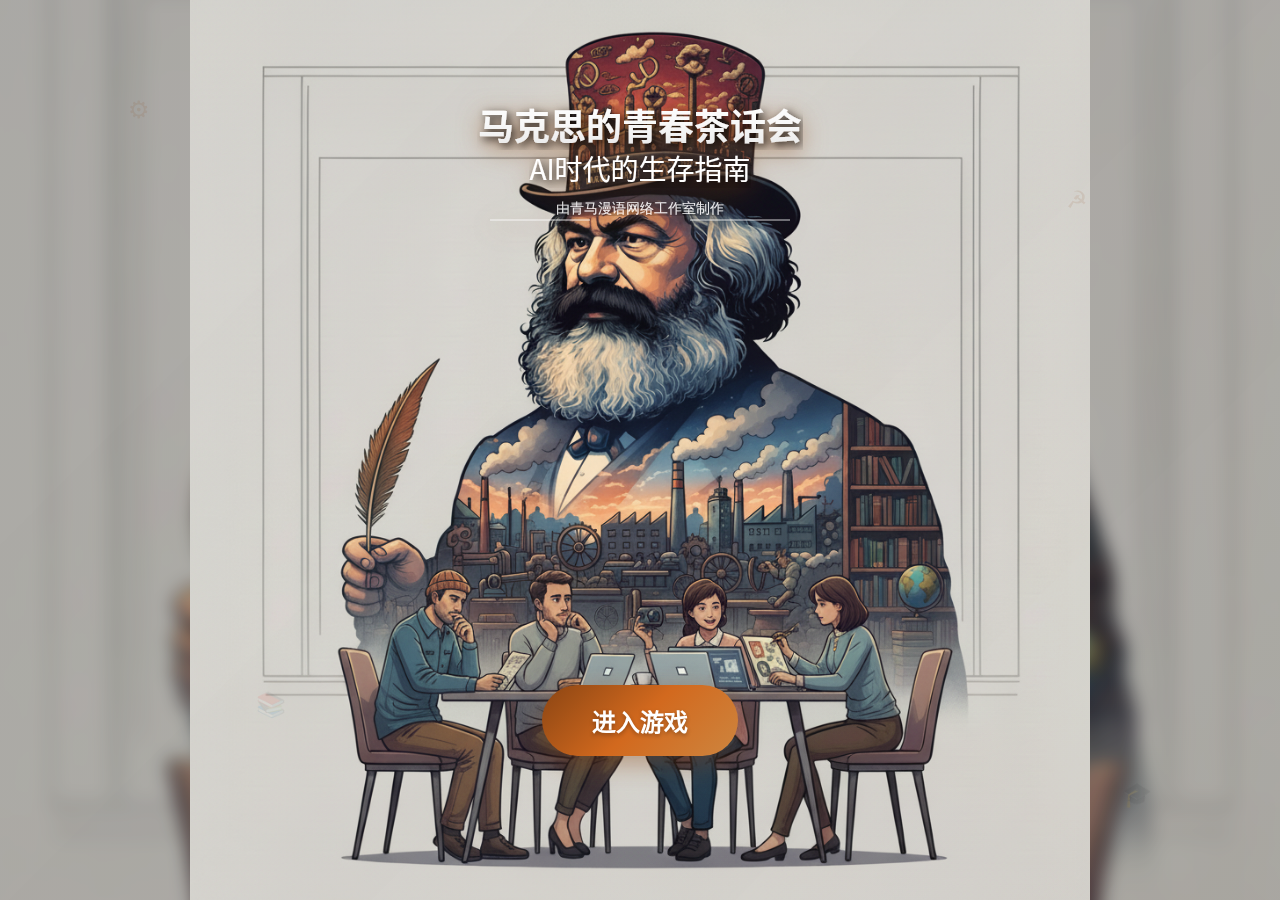
<file: index.html>
<!DOCTYPE html>
<html lang="zh-CN">
<head>
    <meta charset="UTF-8">
    <meta name="viewport" content="width=device-width, initial-scale=1.0">
    <title>马克思的青春茶话会：AI时代的生存指南</title>
    <style>
        * {
            margin: 0;
            padding: 0;
            box-sizing: border-box;
        }

        body {
            font-family: 'Microsoft YaHei', 'PingFang SC', 'Noto Sans CJK SC', sans-serif;
            min-height: 100vh;
            display: flex;
            flex-direction: column;
            justify-content: flex-start;
            align-items: center;
            position: relative;
            overflow-x: hidden;
            padding-top: 20px;
        }

        /* 背景容器 - 使用分层背景实现完整显示+虚化填充 */
        body::before {
            content: '';
            position: fixed;
            top: 0;
            left: 0;
            right: 0;
            bottom: 0;
            z-index: -2;
            
            /* 基础虚化背景层 - 覆盖整个视口 */
            background-image: url('首页.png');
            background-size: cover;
            background-position: center;
            background-repeat: no-repeat;
            filter: blur(8px) brightness(0.8);
            transform: scale(1.1); /* 稍微放大避免虚化边缘 */
        }

        /* 中央清晰背景层 - 完整显示原图 */
        body::after {
            content: '';
            position: fixed;
            top: 50%;
            left: 50%;
            transform: translate(-50%, -50%);
            z-index: -1;
            
            /* 完整显示背景图片，保持宽高比 */
            background-image: url('首页.png');
            background-size: contain;
            background-position: center;
            background-repeat: no-repeat;
            
            /* 动态尺寸 - 确保图片完全显示 */
            width: 100vw;
            height: 100vh;
            max-width: 100%;
            max-height: 100%;
        }

        /* 额外的渐变遮罩层提升视觉效果 */
        .background-overlay {
            position: fixed;
            top: 0;
            left: 0;
            right: 0;
            bottom: 0;
            background: linear-gradient(
                135deg, 
                rgba(244, 232, 216, 0.02) 0%, 
                rgba(232, 212, 192, 0.03) 50%, 
                rgba(139, 69, 19, 0.02) 100%
            );
            z-index: 0;
            pointer-events: none;
        }

        .container {
            position: relative;
            z-index: 10;
            text-align: center;
            max-width: 900px;
            margin: 0 auto;
            padding: 40px 20px;
            /* 删除毛玻璃效果，让背景完全透明 */
        }

        .title-section {
            margin-bottom: 420px;
            animation: fadeInUp 1s ease-out;
        }

        .title-svg {
            width: 100%;
            max-width: 900px;
            height: auto;
            filter: drop-shadow(0 6px 12px rgba(139, 69, 19, 0.6));
        }

        .game-button-container {
            animation: fadeInUp 1s ease-out 0.5s both;
        }

        .enter-game-btn {
            display: inline-block;
            padding: 18px 50px;
            font-size: 24px;
            font-weight: bold;
            color: #ffffff;
            background: linear-gradient(135deg, #8b4513 0%, #d2691e 50%, #cd853f 100%);
            border: none;
            border-radius: 50px;
            cursor: pointer;
            text-decoration: none;
            transition: all 0.3s ease;
            position: relative;
            overflow: hidden;
            box-shadow: 0 8px 25px rgba(139, 69, 19, 0.4);
            text-shadow: 0 2px 4px rgba(0, 0, 0, 0.3);
        }

        .enter-game-btn::before {
            content: '';
            position: absolute;
            top: 0;
            left: -100%;
            width: 100%;
            height: 100%;
            background: linear-gradient(90deg, transparent, rgba(255, 255, 255, 0.2), transparent);
            transition: left 0.5s ease;
        }

        .enter-game-btn:hover {
            transform: translateY(-3px);
            box-shadow: 0 12px 35px rgba(139, 69, 19, 0.5);
            background: linear-gradient(135deg, #a0522d 0%, #f4a460 50%, #daa520 100%);
        }

        .enter-game-btn:hover::before {
            left: 100%;
        }

        .enter-game-btn:active {
            transform: translateY(-1px);
            box-shadow: 0 6px 20px rgba(139, 69, 19, 0.4);
        }

        .decorative-elements {
            position: absolute;
            top: 0;
            left: 0;
            right: 0;
            bottom: 0;
            pointer-events: none;
            z-index: 5;
        }

        .floating-symbol {
            position: absolute;
            opacity: 0.1;
            animation: float 6s ease-in-out infinite;
            font-size: 24px;
            color: #8b4513;
        }

        .floating-symbol:nth-child(1) {
            top: 10%;
            left: 10%;
            animation-delay: 0s;
        }

        .floating-symbol:nth-child(2) {
            top: 20%;
            right: 15%;
            animation-delay: 2s;
        }

        .floating-symbol:nth-child(3) {
            bottom: 20%;
            left: 20%;
            animation-delay: 4s;
        }

        .floating-symbol:nth-child(4) {
            bottom: 10%;
            right: 10%;
            animation-delay: 1s;
        }

        @keyframes fadeInUp {
            from {
                opacity: 0;
                transform: translateY(30px);
            }
            to {
                opacity: 1;
                transform: translateY(0);
            }
        }

        @keyframes float {
            0%, 100% {
                transform: translateY(0px);
            }
            50% {
                transform: translateY(-20px);
            }
        }

        @media (max-width: 768px) {
            body {
                padding-top: 15px;
            }
            
            .container {
                margin: 20px;
                padding: 30px 15px;
            }
            
            .title-section {
                margin-bottom: 120px;
            }
            
            .title-svg {
                max-width: 95%;
            }
            
            .enter-game-btn {
                font-size: 20px;
                padding: 15px 40px;
            }
        }

        @media (max-width: 480px) {
            body {
                padding-top: 10px;
            }
            
            .title-section {
                margin-bottom: 100px;
            }
            
            .title-svg {
                max-width: 100%;
            }
            
            .enter-game-btn {
                font-size: 18px;
                padding: 12px 30px;
            }
        }
    </style>
</head>
<body>
    <div class="background-overlay"></div>
    
    <div class="decorative-elements">
        <div class="floating-symbol">⚙</div>
        <div class="floating-symbol">☭</div>
        <div class="floating-symbol">📚</div>
        <div class="floating-symbol">🎓</div>
    </div>

    <div class="container">
        <div class="title-section">
            <img src="首页标题.svg" alt="马克思的青春茶话会：AI时代的生存指南" class="title-svg">
        </div>
        
        <div class="game-button-container">
            <button class="enter-game-btn" onclick="enterGame()">
                进入游戏
            </button>
        </div>
    </div>

    <script>
        function enterGame() {
            console.log('进入游戏被点击');
            // 跳转到游戏主页面
            window.location.href = 'home.html';
        }

        document.addEventListener('DOMContentLoaded', function() {
            const button = document.querySelector('.enter-game-btn');
            
            button.addEventListener('click', function(e) {
                e.preventDefault();
                
                const ripple = document.createElement('span');
                const rect = button.getBoundingClientRect();
                const size = Math.max(rect.width, rect.height);
                const x = e.clientX - rect.left - size / 2;
                const y = e.clientY - rect.top - size / 2;
                
                ripple.style.width = ripple.style.height = size + 'px';
                ripple.style.left = x + 'px';
                ripple.style.top = y + 'px';
                ripple.classList.add('ripple');
                
                button.appendChild(ripple);
                
                setTimeout(() => {
                    ripple.remove();
                }, 600);
                
                setTimeout(() => {
                    enterGame();
                }, 100);
            });
        });
    </script>
</body>
</html>
</file>
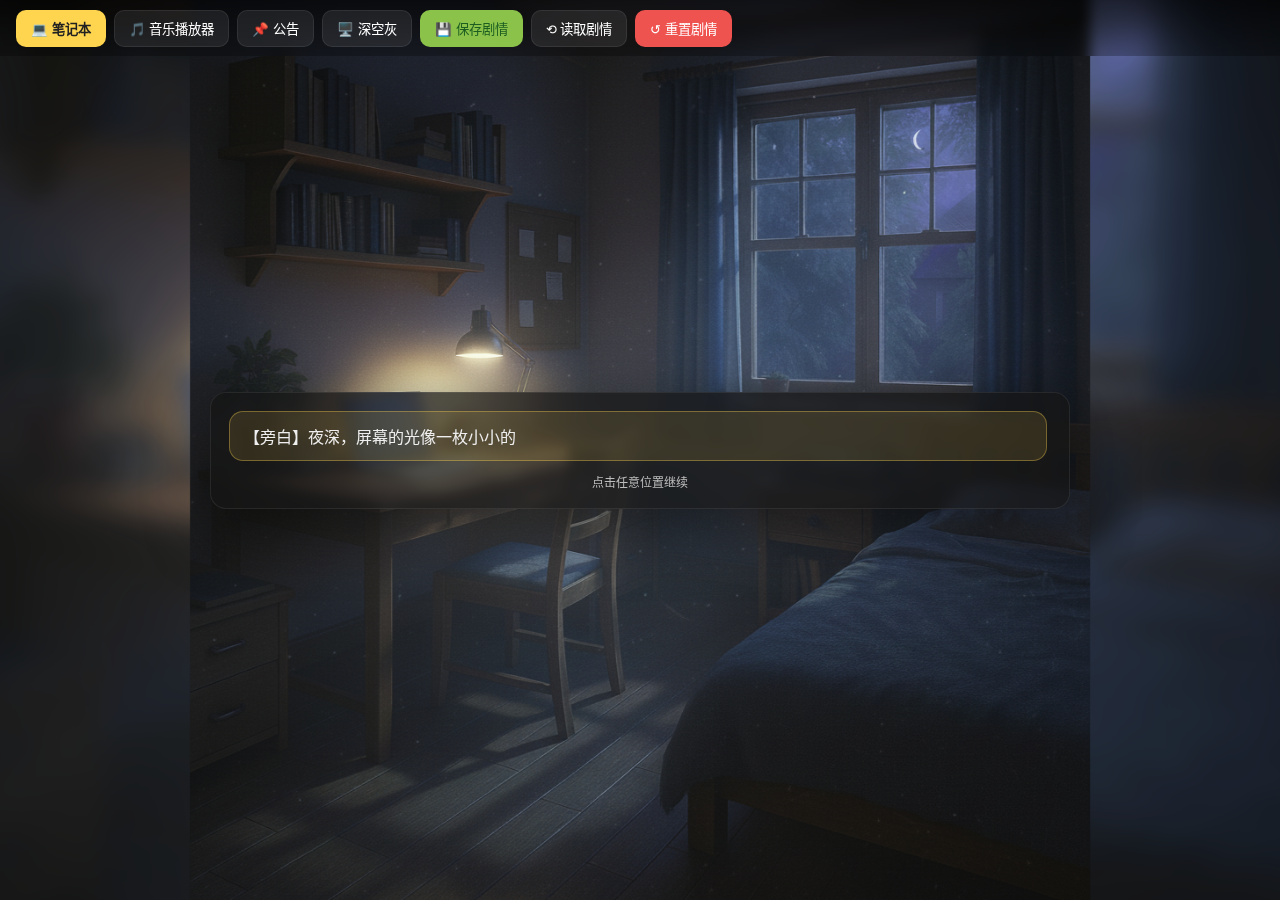
<file: 青马网页2/index.html>
<!DOCTYPE html>
<html lang="zh-CN">
<head>
  <meta charset="UTF-8" />
  <meta name="viewport" content="width=device-width, initial-scale=1.0" />
  <title>夜班聊天室 · 互动叙事</title>
  <link rel="stylesheet" href="styles.css" />
</head>
<body>
  <!-- Background -->
  <div id="background"></div>

  <!-- Prologue Overlay Chat -->
  <div id="prologue" class="prologue hidden" aria-hidden="true">
    <div class="prologue-container">
      <div id="prologueLog" class="prologue-log"></div>
      <div class="prologue-hint">点击任意位置继续</div>
    </div>
  </div>

  <!-- Top bar controls -->
  <header class="topbar">
    <div class="left">
      <button id="btnNotebook" class="btn primary">💻 笔记本</button>
      <button id="btnMusic" class="btn">🎵 音乐播放器</button>
      <button id="btnNotice" class="btn">📌 公告</button>
      <button id="btnTheme" class="btn">🖥️ 深空灰</button>
      <button id="btnSave" class="btn success">💾 保存剧情</button>
      <button id="btnLoad" class="btn">⟲ 读取剧情</button>
      <button id="btnReset" class="btn danger">↺ 重置剧情</button>
    </div>
  </header>

  <!-- Notebook (Chat UI) -->
  <section id="notebook" class="panel hidden" aria-hidden="true">
    <div class="panel-header">
      <div class="title">夜班聊天室 · 笔记本</div>
      <button class="icon close" id="closeNotebook" aria-label="关闭">✖</button>
    </div>
    <div class="notebook-body">
      <!-- Threads (Group / DMs) -->
      <aside class="threads">
        <div class="thread-title">会话</div>
        <ul id="threadList" class="thread-list">
          <!-- Populated by JS -->
        </ul>
      </aside>
      <!-- Chat window -->
      <div class="chat">
        <div class="chat-header">
          <div class="chat-peer">
            <img id="peerAvatar" src="图片/群头像.png" alt="avatar" />
            <div>
              <div id="peerName" class="peer-name">群聊 · 夜班聊天室</div>
              <div id="peerMeta" class="peer-meta">4 人在线</div>
            </div>
          </div>
          <div class="chat-tools">
            <button id="btnPhone" class="btn tiny easter-egg" title="电话">📞</button>
            <button id="btnVideo" class="btn tiny easter-egg" title="视频通话">📹</button>
            <button id="btnOpenAnalysis" class="btn tiny hidden">打开剩余价值可视化</button>
            <button id="btnOpenHistory" class="btn tiny hidden">历史资料</button>
          </div>
        </div>
        <div id="chatLog" class="chat-log">
          <!-- Messages populated by JS -->
        </div>
        <div id="choiceBar" class="choice-bar hidden">
          <!-- Choice buttons populated by JS -->
        </div>
      </div>
    </div>
  </section>

  <!-- Music Player (NetEase-like) -->
  <section id="musicPlayer" class="panel right hidden" aria-hidden="true">
    <div class="panel-header">
      <div class="title">音乐播放器</div>
      <button class="icon close" id="closeMusic" aria-label="关闭">✖</button>
    </div>
    <div class="music-body">
      <div class="disc-wrap">
        <div class="disc" id="disc">
          <img src="图片/耄耋.png" alt="disc" />
        </div>
      </div>
      <div class="controls">
        <div class="timing">
          <span id="currentTime">0:00</span>
          <div class="progress">
            <div id="progressBar" class="progress-bar"></div>
          </div>
          <span id="duration">0:00</span>
        </div>
        <div class="buttons">
          <button id="btnPrevTrack" class="btn round">⏮</button>
          <button id="btnPlayPause" class="btn round accent">▶</button>
          <button id="btnNextTrack" class="btn round">⏭</button>
        </div>
      </div>
      <div class="playlist">
        <div class="list-title">播放列表</div>
        <ul id="trackList" class="track-list"></ul>
      </div>
      <audio id="audio" preload="metadata"></audio>
    </div>
  </section>

  <!-- Notice Board -->
  <section id="noticeBoard" class="panel left hidden" aria-hidden="true">
    <div class="panel-header">
      <div class="title">公告板</div>
      <button class="icon close" id="closeNotice" aria-label="关闭">✖</button>
    </div>
    <div class="notice-body">
      <div class="notice-card">
        <div class="notice-title">使用说明</div>
        <ul>
          <li>点击上方“笔记本”打开聊天工具（群聊/私聊）。</li>
          <li>“DasKapital（马克思）”会在特定剧情后解锁。</li>
          <li>张宇篇中可打开“剩余价值可视化”。</li>
        </ul>
      </div>
      <div class="notice-card">
        <div class="notice-title">当前目标</div>
        <ul id="objectiveList">
          <!-- Populated by JS -->
        </ul>
      </div>
      <div class="notice-card">
        <div class="notice-title">操作提示</div>
        <ul>
          <li>点击聊天窗口逐条推进对话（一次点击仅出现一条）。</li>
          <li>在有选项时，点击选项推进分支。</li>
          <li>音乐播放器可随时播放/切歌。</li>
        </ul>
      </div>
      <div class="notice-card">
        <div class="notice-title">剧情播放速度</div>
        <div class="speed-controls">
          <button id="speedSlow" class="btn">慢</button>
          <button id="speedMedium" class="btn">中</button>
          <button id="speedFast" class="btn">快</button>
          <div class="speed-value">当前：<span id="speedValue">1000</span>ms</div>
        </div>
        <div class="range-wrap">
          <input id="speedSlider" type="range" min="300" max="2000" step="50" value="1000" />
        </div>
        <div class="speed-desc">提示：点击聊天窗口可“快进”当前段落；选项按钮不会触发快进。</div>
      </div>
    </div>
  </section>

  <!-- Transition overlay -->
  <div id="transition" class="transition hidden" aria-hidden="true">
    <div class="transition-text" id="transitionText">…</div>
  </div>

  <!-- Modal for analysis page -->
  <div id="modal" class="modal hidden" aria-hidden="true">
    <div class="modal-content">
      <div class="modal-bar">
        <div class="title">剩余价值可视化</div>
        <button id="closeModal" class="icon close">✖</button>
      </div>
      <iframe id="analysisFrame" src="" title="剩余价值可视化"></iframe>
    </div>
  </div>

  <!-- Modal for pre-chat history -->
  <div id="historyModal" class="modal hidden" aria-hidden="true">
    <div class="modal-content">
      <div class="modal-bar">
        <div class="title">历史资料</div>
        <button id="closeHistoryModal" class="icon close">✖</button>
      </div>
      <div id="historyLog" class="history-log prologue-log"></div>
      <div class="prologue-hint">点击任意位置继续</div>
    </div>
  </div>

  <!-- Modal for profile dossier unlock -->
  <div id="profileModal" class="modal hidden" aria-hidden="true">
    <div class="modal-content card">
      <div class="modal-bar">
        <div class="title">角色档案解锁</div>
        <button id="closeProfileModal" class="icon close" aria-label="关闭">✖</button>
      </div>
      <div class="profile-card">
        <img id="profileAvatar" class="profile-avatar" src="图片/群头像.png" alt="avatar" />
        <div class="profile-info">
          <div id="profileName" class="profile-name">—</div>
          <div id="profileMeta" class="profile-meta">—</div>
          <ul id="profileBullets" class="profile-bullets"></ul>
        </div>
      </div>
    </div>
  </div>

  <!-- Easter Egg Modals -->
  <div id="easterEggModal" class="easter-egg-modal hidden">
    <div class="easter-egg-content">
      <div class="easter-egg-header">
        <span id="easterEggTitle"></span>
        <button id="closeEasterEgg" class="close-btn">✖</button>
      </div>
      <div id="easterEggBody" class="easter-egg-body"></div>
    </div>
  </div>

  <script src="main.js"></script>
</body>
</html>
</file>
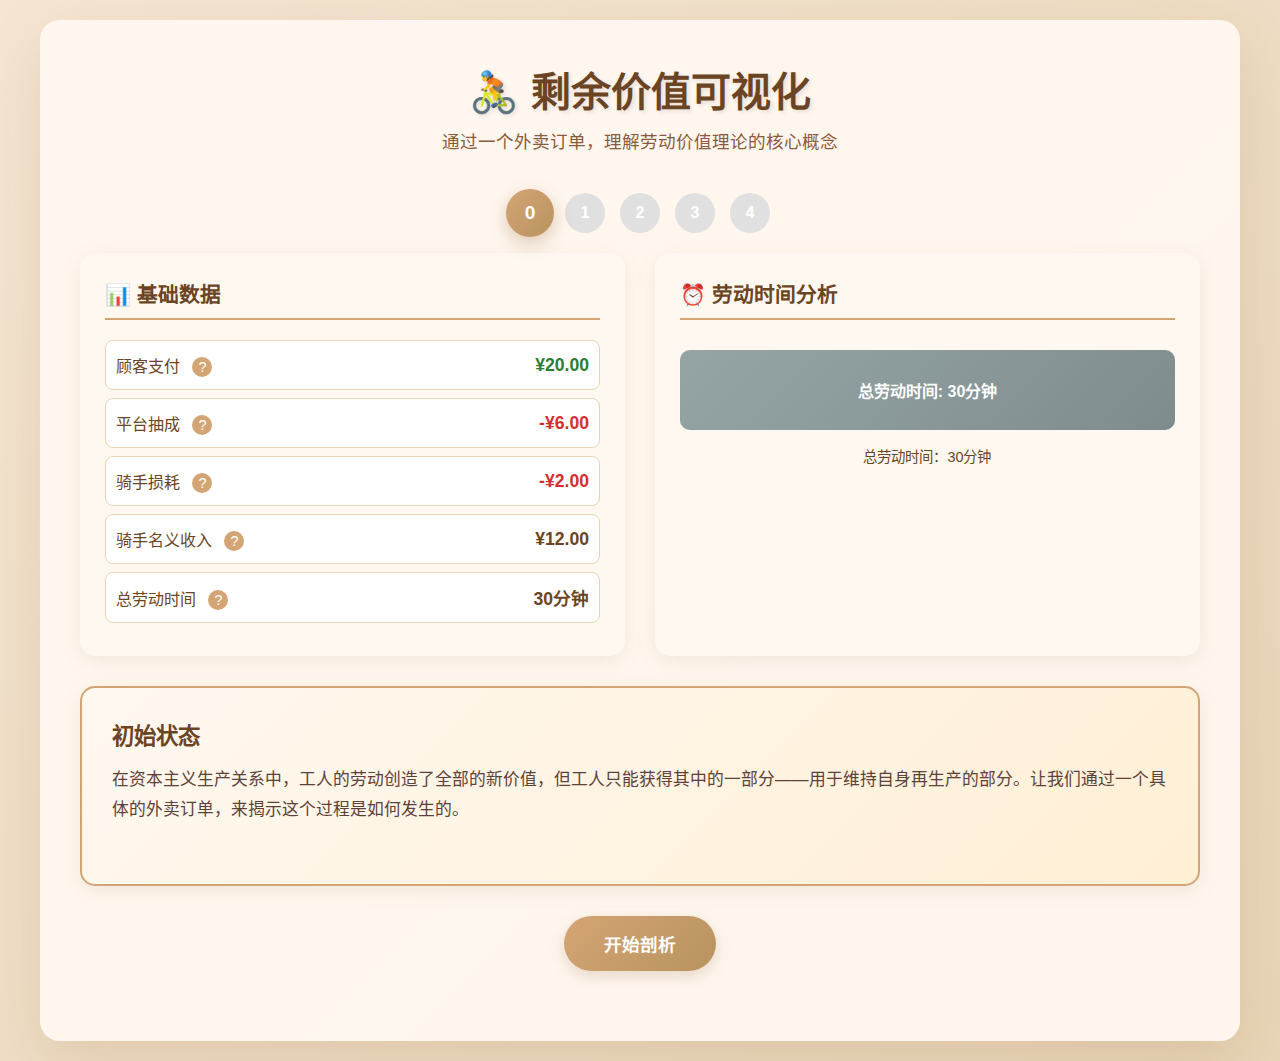
<file: 剩余价值可视化表格.html>
<!DOCTYPE html>
<html lang="zh-CN">
<head>
    <meta charset="UTF-8">
    <meta name="viewport" content="width=device-width, initial-scale=1.0">
    <title>剩余价值可视化</title>
    <style>
        * {
            margin: 0;
            padding: 0;
            box-sizing: border-box;
        }

        body {
            font-family: -apple-system, BlinkMacSystemFont, 'Segoe UI', 'PingFang SC', 'Hiragino Sans GB', 'Microsoft YaHei', sans-serif;
            background: linear-gradient(135deg, #f5e6d3 0%, #e8d5b7 100%);
            min-height: 100vh;
            padding: 20px;
        }

        .container {
            max-width: 1200px;
            margin: 0 auto;
            background: rgba(255, 248, 240, 0.95);
            border-radius: 20px;
            padding: 40px;
            box-shadow: 0 20px 60px rgba(139, 90, 43, 0.15);
            position: relative;
        }

        h1 {
            text-align: center;
            color: #6b4423;
            margin-bottom: 10px;
            font-size: 2.5em;
            text-shadow: 2px 2px 4px rgba(0,0,0,0.1);
        }

        .subtitle {
            text-align: center;
            color: #8b5a3c;
            margin-bottom: 40px;
            font-size: 1.1em;
        }

        .main-grid {
            display: grid;
            grid-template-columns: 1fr 1fr;
            gap: 30px;
            margin-bottom: 30px;
        }

        .data-table {
            background: #fff8f0;
            border-radius: 15px;
            padding: 25px;
            box-shadow: 0 5px 20px rgba(139, 90, 43, 0.1);
        }

        .table-title {
            font-size: 1.3em;
            color: #6b4423;
            margin-bottom: 20px;
            font-weight: bold;
            border-bottom: 2px solid #d4a574;
            padding-bottom: 10px;
        }

        .data-row {
            display: flex;
            justify-content: space-between;
            align-items: center;
            padding: 12px 10px;
            margin: 8px 0;
            background: white;
            border-radius: 8px;
            transition: all 0.3s ease;
            border: 1px solid #e8d5b7;
        }

        .data-row:hover {
            transform: translateX(5px);
            box-shadow: 0 3px 10px rgba(139, 90, 43, 0.15);
        }

        .data-label {
            color: #6b4423;
            font-weight: 500;
        }

        .data-value {
            font-weight: bold;
            font-size: 1.1em;
        }

        .positive { color: #2e7d32; }
        .negative { color: #d32f2f; }
        .neutral { color: #6b4423; }

        .help-icon {
            display: inline-block;
            width: 20px;
            height: 20px;
            background: #d4a574;
            color: white;
            border-radius: 50%;
            text-align: center;
            line-height: 20px;
            margin-left: 8px;
            cursor: pointer;
            font-size: 0.9em;
            transition: all 0.3s ease;
        }

        .help-icon:hover {
            background: #b8935f;
            transform: scale(1.2);
        }

        .time-visualization {
            background: #fff8f0;
            border-radius: 15px;
            padding: 25px;
            box-shadow: 0 5px 20px rgba(139, 90, 43, 0.1);
        }

        .time-bar-container {
            margin: 30px 0;
            position: relative;
        }

        .time-bar {
            height: 80px;
            background: #e0e0e0;
            border-radius: 10px;
            overflow: hidden;
            display: flex;
            position: relative;
            box-shadow: inset 0 2px 10px rgba(0,0,0,0.1);
        }

        .time-segment {
            height: 100%;
            display: flex;
            align-items: center;
            justify-content: center;
            color: white;
            font-weight: bold;
            transition: all 0.8s ease;
            position: relative;
            overflow: hidden;
        }

        .time-segment.necessary {
            background: linear-gradient(135deg, #4a90e2, #357abd);
            flex: 0;
        }

        .time-segment.surplus {
            background: linear-gradient(135deg, #e74c3c, #c0392b);
            flex: 0;
        }

        .time-segment.total {
            background: linear-gradient(135deg, #95a5a6, #7f8c8d);
            flex: 1;
        }

        .time-label {
            text-align: center;
            margin-top: 15px;
            font-size: 0.9em;
            color: #6b4423;
        }

        .explanation-box {
            background: linear-gradient(135deg, #fff8f0, #ffefd5);
            border-radius: 15px;
            padding: 30px;
            margin-top: 30px;
            min-height: 200px;
            box-shadow: 0 5px 20px rgba(139, 90, 43, 0.1);
            border: 2px solid #d4a574;
        }

        .explanation-title {
            font-size: 1.4em;
            color: #6b4423;
            margin-bottom: 15px;
            font-weight: bold;
        }

        .explanation-text {
            color: #5d4037;
            line-height: 1.8;
            font-size: 1.05em;
        }

        .highlight {
            background: linear-gradient(to bottom, transparent 50%, #ffd54f 50%);
            padding: 2px 4px;
            font-weight: bold;
        }

        .control-panel {
            text-align: center;
            margin: 30px 0;
        }

        .btn {
            background: linear-gradient(135deg, #d4a574, #b8935f);
            color: white;
            border: none;
            padding: 15px 40px;
            font-size: 1.1em;
            border-radius: 30px;
            cursor: pointer;
            transition: all 0.3s ease;
            box-shadow: 0 5px 15px rgba(139, 90, 43, 0.2);
            font-weight: bold;
            margin: 0 10px;
        }

        .btn:hover {
            transform: translateY(-3px);
            box-shadow: 0 8px 25px rgba(139, 90, 43, 0.3);
        }

        .btn:disabled {
            background: #cccccc;
            cursor: not-allowed;
            transform: none;
        }

        .step-indicator {
            display: flex;
            justify-content: center;
            margin: 20px 0;
            gap: 15px;
        }

        .step {
            width: 40px;
            height: 40px;
            border-radius: 50%;
            background: #e0e0e0;
            display: flex;
            align-items: center;
            justify-content: center;
            font-weight: bold;
            color: white;
            transition: all 0.3s ease;
        }

        .step.active {
            background: linear-gradient(135deg, #d4a574, #b8935f);
            transform: scale(1.2);
            box-shadow: 0 5px 15px rgba(139, 90, 43, 0.3);
        }

        .step.completed {
            background: #8bc34a;
        }

        .tooltip {
            position: fixed;
            background: #6b4423;
            color: white;
            padding: 15px;
            border-radius: 10px;
            max-width: 300px;
            z-index: 1000;
            display: none;
            box-shadow: 0 10px 30px rgba(0,0,0,0.3);
            font-size: 0.95em;
            line-height: 1.5;
        }

        .value-flow {
            position: absolute;
            font-size: 2em;
            color: #e74c3c;
            font-weight: bold;
            animation: valueFlow 2s ease-out forwards;
            z-index: 100;
        }

        @keyframes valueFlow {
            0% {
                transform: translate(0, 0) scale(0);
                opacity: 0;
            }
            50% {
                transform: translate(150px, -50px) scale(1.5);
                opacity: 1;
            }
            100% {
                transform: translate(300px, -100px) scale(1);
                opacity: 0;
            }
        }

        .calculation-box {
            background: #fff;
            border: 2px dashed #d4a574;
            border-radius: 10px;
            padding: 20px;
            margin-top: 20px;
            display: none;
        }

        .calculation-box.show {
            display: block;
            animation: slideIn 0.5s ease-out;
        }

        @keyframes slideIn {
            from {
                opacity: 0;
                transform: translateY(-20px);
            }
            to {
                opacity: 1;
                transform: translateY(0);
            }
        }

        .formula {
            font-family: 'Courier New', monospace;
            background: #f5f5f5;
            padding: 10px;
            border-radius: 5px;
            margin: 10px 0;
            color: #6b4423;
        }

        @media (max-width: 768px) {
            .main-grid {
                grid-template-columns: 1fr;
            }
            
            h1 {
                font-size: 1.8em;
            }
            
            .container {
                padding: 20px;
            }
        }
    </style>
</head>
<body>
    <div class="container">
        <h1>🚴 剩余价值可视化</h1>
        <p class="subtitle">通过一个外卖订单，理解劳动价值理论的核心概念</p>
        
        <div class="step-indicator">
            <div class="step" id="step0">0</div>
            <div class="step" id="step1">1</div>
            <div class="step" id="step2">2</div>
            <div class="step" id="step3">3</div>
            <div class="step" id="step4">4</div>
        </div>

        <div class="main-grid">
            <div class="data-table">
                <div class="table-title">📊 基础数据</div>
                <div class="data-row">
                    <span class="data-label">顾客支付 <span class="help-icon" data-tooltip="顾客为这个外卖订单实际支付的总金额">?</span></span>
                    <span class="data-value positive">¥20.00</span>
                </div>
                <div class="data-row">
                    <span class="data-label">平台抽成 <span class="help-icon" data-tooltip="平台凭借对配送系统、订单系统等生产资料的垄断而获得的收入">?</span></span>
                    <span class="data-value negative">-¥6.00</span>
                </div>
                <div class="data-row">
                    <span class="data-label">骑手损耗 <span class="help-icon" data-tooltip="包括车辆折旧、油费、通讯费等必要的生产成本">?</span></span>
                    <span class="data-value negative">-¥2.00</span>
                </div>
                <div class="data-row">
                    <span class="data-label">骑手名义收入 <span class="help-icon" data-tooltip="骑手表面上获得的收入，但这不等于他创造的全部价值">?</span></span>
                    <span class="data-value neutral">¥12.00</span>
                </div>
                <div class="data-row">
                    <span class="data-label">总劳动时间 <span class="help-icon" data-tooltip="骑手完成这个订单所付出的全部劳动时间">?</span></span>
                    <span class="data-value neutral">30分钟</span>
                </div>
            </div>

            <div class="time-visualization">
                <div class="table-title">⏰ 劳动时间分析</div>
                <div class="time-bar-container">
                    <div class="time-bar">
                        <div class="time-segment total" id="timeBar">
                            <span>总劳动时间: 30分钟</span>
                        </div>
                        <div class="time-segment necessary" id="necessaryTime"></div>
                        <div class="time-segment surplus" id="surplusTime"></div>
                    </div>
                    <div class="time-label" id="timeLabel">准备开始分析...</div>
                </div>
                
                <div class="calculation-box" id="calcBox">
                    <div class="formula" id="formula"></div>
                </div>
            </div>
        </div>

        <div class="explanation-box">
            <div class="explanation-title" id="expTitle">准备剖析剩余价值的秘密</div>
            <div class="explanation-text" id="expText">
                在资本主义生产关系中，工人的劳动创造了全部的新价值，但工人只能获得其中的一部分——用于维持自身再生产的部分。
                让我们通过一个具体的外卖订单，来揭示这个过程是如何发生的。
            </div>
        </div>

        <div class="control-panel">
            <button class="btn" id="startBtn" onclick="startAnalysis()">开始剖析</button>
            <button class="btn" id="resetBtn" onclick="resetAnalysis()" style="display: none;">重新开始</button>
            <button class="btn" id="closeBtn" onclick="closeVisualization()" style="display: none; background: linear-gradient(135deg, #e74c3c, #c0392b);">关闭</button>
        </div>
    </div>

    <div class="tooltip" id="tooltip"></div>

    <script>
        let currentStep = 0;
        const steps = [
            {
                title: "初始状态",
                text: "在资本主义生产关系中，工人的劳动创造了全部的新价值，但工人只能获得其中的一部分——用于维持自身再生产的部分。让我们通过一个具体的外卖订单，来揭示这个过程是如何发生的。"
            },
            {
                title: "第一步：劳动力的价值是什么？",
                text: "首先，我们要知道骑手工作一天需要多少钱才能'回本'。假设在当地，维持一个骑手基本的生活（衣食住行、车辆损耗），让他第二天还能继续工作，每天需要<span class='highlight'>120元</span>。如果他标准工作8小时，那么他'劳动力'的价值就是每小时<span class='highlight'>15元</span>。",
                formula: "劳动力日薪 = 120元 | 劳动力时薪 = 120元 ÷ 8小时 = 15元/小时"
            },
            {
                title: "第二步：必要劳动时间",
                text: "骑手这30分钟的劳动，需要挣回多少钱来补偿自己的劳动力价值呢？按15元/小时计算，30分钟劳动力的价值是<span class='highlight'>7.5元</span>。那么，他需要工作多久才能创造出这7.5元呢？我们简化计算，他只需要工作<span class='highlight'>15分钟</span>。这15分钟，就是他的'必要劳动时间'——为自己挣工资的时间。",
                formula: "30分钟的劳动力价值 = 15元/小时 × 0.5小时 = 7.5元 | 必要劳动时间 = 15分钟"
            },
            {
                title: "第三步：剩余劳动时间",
                text: "但他实际工作了整整30分钟。那么多出来的<span class='highlight'>15分钟</span>，就是'剩余劳动时间'。在这段时间里，他仍在为平台创造价值，但<span class='highlight'>这部分劳动是无偿的</span>。这就是资本主义剥削的核心机制——工人被迫进行超过自身劳动力价值的劳动。",
                formula: "剩余劳动时间 = 总劳动时间(30分钟) - 必要劳动时间(15分钟) = 15分钟"
            },
            {
                title: "第四步：剩余价值的诞生",
                text: "骑手在30分钟里，总共创造了<span class='highlight'>18元</span>的新价值（12元名义收入 + 6元平台抽成）。其中，<span class='highlight'>7.5元</span>是补偿他自身劳动力价值的。而剩下的<span class='highlight'>10.50元</span>，就是他在这15分钟的'剩余劳动时间'里为平台无偿创造的<span class='highlight'>剩余价值</span>。这，才是平台利润的真正秘密。",
                formula: "总创造价值 = 12元 + 6元 = 18元 | 剩余价值 = 18元 - 7.5元 = 10.50元 | 剥削率 = 10.50元 ÷ 7.5元 × 100% = 140%"
            }
        ];

        function updateStep() {
            // 更新步骤指示器
            document.querySelectorAll('.step').forEach((step, index) => {
                if (index < currentStep) {
                    step.classList.add('completed');
                    step.classList.remove('active');
                } else if (index === currentStep) {
                    step.classList.add('active');
                    step.classList.remove('completed');
                } else {
                    step.classList.remove('active', 'completed');
                }
            });

            // 更新说明文本
            const step = steps[currentStep];
            document.getElementById('expTitle').innerHTML = step.title;
            document.getElementById('expText').innerHTML = step.text;

            // 更新计算公式
            const calcBox = document.getElementById('calcBox');
            const formula = document.getElementById('formula');
            if (step.formula) {
                calcBox.classList.add('show');
                formula.innerHTML = step.formula;
            } else {
                calcBox.classList.remove('show');
            }

            // 更新时间条
            updateTimeBar();
        }

        function updateTimeBar() {
            const totalBar = document.getElementById('timeBar');
            const necessaryBar = document.getElementById('necessaryTime');
            const surplusBar = document.getElementById('surplusTime');
            const timeLabel = document.getElementById('timeLabel');

            switch(currentStep) {
                case 0:
                case 1:
                    totalBar.style.flex = '1';
                    necessaryBar.style.flex = '0';
                    surplusBar.style.flex = '0';
                    timeLabel.innerHTML = "总劳动时间：30分钟";
                    break;
                case 2:
                    totalBar.style.flex = '0';
                    necessaryBar.style.flex = '1';
                    necessaryBar.innerHTML = '必要劳动时间: 15分钟';
                    surplusBar.style.flex = '1';
                    surplusBar.style.opacity = '0.3';
                    timeLabel.innerHTML = "必要劳动时间（蓝色）：为自己工作的15分钟";
                    break;
                case 3:
                    totalBar.style.flex = '0';
                    necessaryBar.style.flex = '1';
                    surplusBar.style.flex = '1';
                    surplusBar.style.opacity = '1';
                    surplusBar.innerHTML = '剩余劳动时间: 15分钟';
                    timeLabel.innerHTML = "剩余劳动时间（红色）：为资本家无偿工作的15分钟";
                    break;
                case 4:
                    // 添加动画效果
                    const valueFlow = document.createElement('div');
                    valueFlow.className = 'value-flow';
                    valueFlow.innerHTML = '¥10.50';
                    valueFlow.style.left = '50%';
                    valueFlow.style.top = '50%';
                    document.querySelector('.time-bar-container').appendChild(valueFlow);
                    setTimeout(() => valueFlow.remove(), 2000);
                    
                    timeLabel.innerHTML = "剩余价值 ¥10.50 = 剥削的真相";
                    break;
            }
        }

        function startAnalysis() {
            if (currentStep < steps.length - 1) {
                currentStep++;
                updateStep();
                
                if (currentStep === steps.length - 1) {
                    document.getElementById('startBtn').style.display = 'none';
                    document.getElementById('resetBtn').style.display = 'inline-block';
                }
            }
        }

        function resetAnalysis() {
            currentStep = 0;
            updateStep();
            document.getElementById('startBtn').style.display = 'inline-block';
            document.getElementById('resetBtn').style.display = 'none';
        }

        // 工具提示功能
        document.querySelectorAll('.help-icon').forEach(icon => {
            icon.addEventListener('mouseenter', (e) => {
                const tooltip = document.getElementById('tooltip');
                tooltip.innerHTML = e.target.dataset.tooltip;
                tooltip.style.display = 'block';
                tooltip.style.left = e.pageX + 10 + 'px';
                tooltip.style.top = e.pageY - 30 + 'px';
            });
            
            icon.addEventListener('mouseleave', () => {
                document.getElementById('tooltip').style.display = 'none';
            });
        });

        // 初始化
        updateStep();
    </script>
</body>
</html>
</file>
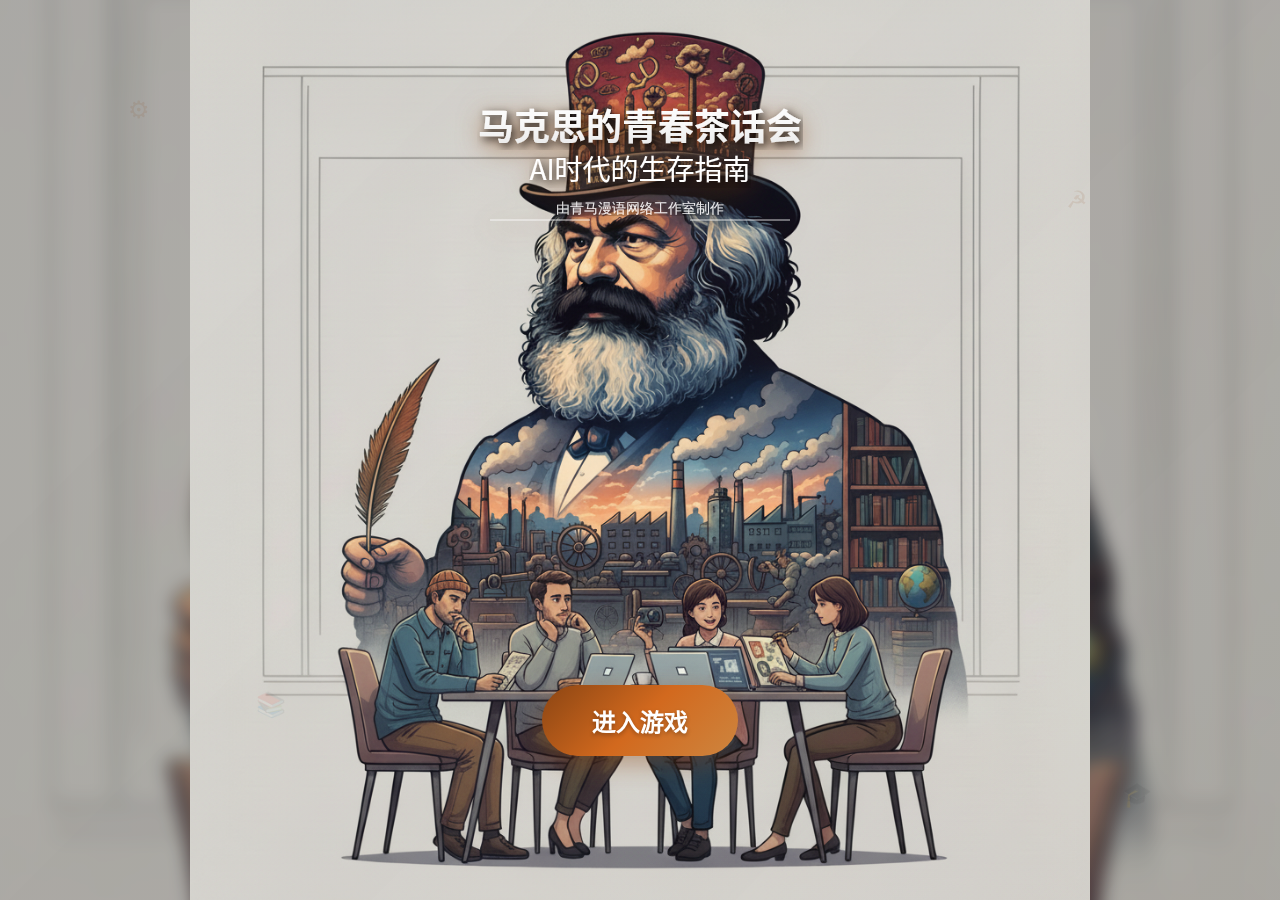
<file: 青马网页2/home.html>
<!DOCTYPE html>
<html lang="zh-CN">
<head>
    <meta charset="UTF-8">
    <meta name="viewport" content="width=device-width, initial-scale=1.0">
    <title>马克思的青春茶话会：AI时代的生存指南</title>
    <style>
        * {
            margin: 0;
            padding: 0;
            box-sizing: border-box;
        }

        body {
            font-family: 'Microsoft YaHei', 'PingFang SC', 'Noto Sans CJK SC', sans-serif;
            min-height: 100vh;
            display: flex;
            flex-direction: column;
            justify-content: flex-start;
            align-items: center;
            position: relative;
            overflow-x: hidden;
            padding-top: 20px;
        }

        /* 背景容器 - 使用分层背景实现完整显示+虚化填充 */
        body::before {
            content: '';
            position: fixed;
            top: 0;
            left: 0;
            right: 0;
            bottom: 0;
            z-index: -2;
            
            /* 基础虚化背景层 - 覆盖整个视口 */
            background-image: url('首页.png');
            background-size: cover;
            background-position: center;
            background-repeat: no-repeat;
            filter: blur(8px) brightness(0.8);
            transform: scale(1.1); /* 稍微放大避免虚化边缘 */
        }

        /* 中央清晰背景层 - 完整显示原图 */
        body::after {
            content: '';
            position: fixed;
            top: 50%;
            left: 50%;
            transform: translate(-50%, -50%);
            z-index: -1;
            
            /* 完整显示背景图片，保持宽高比 */
            background-image: url('首页.png');
            background-size: contain;
            background-position: center;
            background-repeat: no-repeat;
            
            /* 动态尺寸 - 确保图片完全显示 */
            width: 100vw;
            height: 100vh;
            max-width: 100%;
            max-height: 100%;
        }

        /* 额外的渐变遮罩层提升视觉效果 */
        .background-overlay {
            position: fixed;
            top: 0;
            left: 0;
            right: 0;
            bottom: 0;
            background: linear-gradient(
                135deg, 
                rgba(244, 232, 216, 0.02) 0%, 
                rgba(232, 212, 192, 0.03) 50%, 
                rgba(139, 69, 19, 0.02) 100%
            );
            z-index: 0;
            pointer-events: none;
        }

        .container {
            position: relative;
            z-index: 10;
            text-align: center;
            max-width: 900px;
            margin: 0 auto;
            padding: 40px 20px;
            /* 删除毛玻璃效果，让背景完全透明 */
        }

        .title-section {
            margin-bottom: 420px;
            animation: fadeInUp 1s ease-out;
        }

        .title-svg {
            width: 100%;
            max-width: 900px;
            height: auto;
            filter: drop-shadow(0 6px 12px rgba(139, 69, 19, 0.6));
        }

        .game-button-container {
            animation: fadeInUp 1s ease-out 0.5s both;
        }

        .enter-game-btn {
            display: inline-block;
            padding: 18px 50px;
            font-size: 24px;
            font-weight: bold;
            color: #ffffff;
            background: linear-gradient(135deg, #8b4513 0%, #d2691e 50%, #cd853f 100%);
            border: none;
            border-radius: 50px;
            cursor: pointer;
            text-decoration: none;
            transition: all 0.3s ease;
            position: relative;
            overflow: hidden;
            box-shadow: 0 8px 25px rgba(139, 69, 19, 0.4);
            text-shadow: 0 2px 4px rgba(0, 0, 0, 0.3);
        }

        .enter-game-btn::before {
            content: '';
            position: absolute;
            top: 0;
            left: -100%;
            width: 100%;
            height: 100%;
            background: linear-gradient(90deg, transparent, rgba(255, 255, 255, 0.2), transparent);
            transition: left 0.5s ease;
        }

        .enter-game-btn:hover {
            transform: translateY(-3px);
            box-shadow: 0 12px 35px rgba(139, 69, 19, 0.5);
            background: linear-gradient(135deg, #a0522d 0%, #f4a460 50%, #daa520 100%);
        }

        .enter-game-btn:hover::before {
            left: 100%;
        }

        .enter-game-btn:active {
            transform: translateY(-1px);
            box-shadow: 0 6px 20px rgba(139, 69, 19, 0.4);
        }

        .decorative-elements {
            position: absolute;
            top: 0;
            left: 0;
            right: 0;
            bottom: 0;
            pointer-events: none;
            z-index: 5;
        }

        .floating-symbol {
            position: absolute;
            opacity: 0.1;
            animation: float 6s ease-in-out infinite;
            font-size: 24px;
            color: #8b4513;
        }

        .floating-symbol:nth-child(1) {
            top: 10%;
            left: 10%;
            animation-delay: 0s;
        }

        .floating-symbol:nth-child(2) {
            top: 20%;
            right: 15%;
            animation-delay: 2s;
        }

        .floating-symbol:nth-child(3) {
            bottom: 20%;
            left: 20%;
            animation-delay: 4s;
        }

        .floating-symbol:nth-child(4) {
            bottom: 10%;
            right: 10%;
            animation-delay: 1s;
        }

        @keyframes fadeInUp {
            from {
                opacity: 0;
                transform: translateY(30px);
            }
            to {
                opacity: 1;
                transform: translateY(0);
            }
        }

        @keyframes float {
            0%, 100% {
                transform: translateY(0px);
            }
            50% {
                transform: translateY(-20px);
            }
        }

        @media (max-width: 768px) {
            body {
                padding-top: 15px;
            }
            
            .container {
                margin: 20px;
                padding: 30px 15px;
            }
            
            .title-section {
                margin-bottom: 120px;
            }
            
            .title-svg {
                max-width: 95%;
            }
            
            .enter-game-btn {
                font-size: 20px;
                padding: 15px 40px;
            }
        }

        @media (max-width: 480px) {
            body {
                padding-top: 10px;
            }
            
            .title-section {
                margin-bottom: 100px;
            }
            
            .title-svg {
                max-width: 100%;
            }
            
            .enter-game-btn {
                font-size: 18px;
                padding: 12px 30px;
            }
        }
    </style>
</head>
<body>
    <div class="background-overlay"></div>
    
    <div class="decorative-elements">
        <div class="floating-symbol">⚙</div>
        <div class="floating-symbol">☭</div>
        <div class="floating-symbol">📚</div>
        <div class="floating-symbol">🎓</div>
    </div>

    <div class="container">
        <div class="title-section">
            <img src="首页标题.svg" alt="马克思的青春茶话会：AI时代的生存指南" class="title-svg">
        </div>
        
        <div class="game-button-container">
            <button class="enter-game-btn" onclick="enterGame()">
                进入游戏
            </button>
        </div>
    </div>

    <script>
        function enterGame() {
            console.log('进入游戏被点击');
            // 跳转到游戏主页面
            window.location.href = 'index.html';
        }

        document.addEventListener('DOMContentLoaded', function() {
            const button = document.querySelector('.enter-game-btn');
            
            button.addEventListener('click', function(e) {
                e.preventDefault();
                
                const ripple = document.createElement('span');
                const rect = button.getBoundingClientRect();
                const size = Math.max(rect.width, rect.height);
                const x = e.clientX - rect.left - size / 2;
                const y = e.clientY - rect.top - size / 2;
                
                ripple.style.width = ripple.style.height = size + 'px';
                ripple.style.left = x + 'px';
                ripple.style.top = y + 'px';
                ripple.classList.add('ripple');
                
                button.appendChild(ripple);
                
                setTimeout(() => {
                    ripple.remove();
                }, 600);
                
                setTimeout(() => {
                    enterGame();
                }, 100);
            });
        });
    </script>
</body>
</html>
</file>
<file: 青马网页2/styles.css>
/* Global styles */
* { box-sizing: border-box; }
html, body {
  margin: 0; padding: 0; height: 100%;
  font-family: -apple-system, BlinkMacSystemFont, 'Segoe UI', 'PingFang SC', 'Hiragino Sans GB', 'Microsoft YaHei', sans-serif;
  color: #f5f5f5; overflow: hidden; background: #000;
}

:root{
  --bg-dim: rgba(0,0,0,0.45);
  --panel-bg: rgba(20,20,20,0.85);
  --panel-border: rgba(255,255,255,0.08);
  --primary: #ffd54f;
  --accent: #ff7043;
  --muted: #bdbdbd;
  --success: #8bc34a;
  --danger: #ef5350;
}

#background{
  position: fixed; inset: 0;
  overflow: hidden;
  pointer-events: none; /* decorative */
  background: #000;
}

/* Blurred cover layer (fills whole screen) */
#background::before{
  content: ""; position: absolute; inset: 0;
  background-image: url('图片/夜晚房间.png');
  background-size: cover; background-position: center center; background-repeat: no-repeat;
  filter: blur(12px) brightness(0.9) saturate(1.05);
  transform: scale(1.08); /* expand a bit so blur edges are hidden */
  will-change: transform;
}

/* Sharp image layer (show full image without裁切) */
#background::after{
  content: ""; position: absolute; inset: 0;
  background-image: url('图片/夜晚房间.png');
  background-size: contain; background-position: center center; background-repeat: no-repeat;
}

.topbar{
  position: fixed; top: 0; left: 0; right: 0; height: 56px;
  background: linear-gradient(to bottom, rgba(0,0,0,0.65), rgba(0,0,0,0.25));
  display: flex; align-items: center; justify-content: space-between; gap: 8px;
  padding: 0 16px; z-index: 20; backdrop-filter: blur(6px);
}
.topbar .left, .topbar .right{ display: flex; gap: 8px; align-items: center; }
.topbar .right{ display: none !important; }

.btn{
  background: rgba(255,255,255,0.08); color: #fff; border: 1px solid var(--panel-border);
  padding: 8px 14px; border-radius: 10px; cursor: pointer; transition: all .2s ease;
}
.btn:hover{ background: rgba(255,255,255,0.14); transform: translateY(-1px); }
.btn.primary{ background: var(--primary); color: #212121; border-color: transparent; font-weight: 700; }
.btn.accent{ background: var(--accent); border-color: transparent; }
.btn.success{ background: var(--success); border-color: transparent; color: #1b5e20; }
.btn.danger{ background: var(--danger); border-color: transparent; }
.btn.ghost{ background: transparent; border: 1px solid rgba(255,255,255,0.3); }
.btn.tiny{ padding: 6px 10px; font-size: 12px; }
.btn.round{ border-radius: 999px; width: 44px; height: 44px; display: inline-flex; align-items: center; justify-content: center; }
.btn:disabled{ opacity: 0.5; cursor: not-allowed; }

.panel{
  position: fixed; z-index: 15; top: 72px; bottom: 16px; left: 50%; transform: translateX(-50%);
  width: min(1080px, calc(100% - 32px)); background: var(--panel-bg);
  border: 1px solid var(--panel-border); border-radius: 16px; display: flex; flex-direction: column;
  box-shadow: 0 20px 60px rgba(0,0,0,0.5);
}
.panel#notebook{ width: min(900px, calc(100% - 32px)); }
.panel.right{ right: 16px; left: auto; transform: none; width: 420px; }
.panel.left{ left: 16px; right: auto; transform: none; width: 420px; }
.hidden{ display: none !important; }

.panel-header{
  display: flex; align-items: center; justify-content: space-between; padding: 10px 14px; border-bottom: 1px solid var(--panel-border);
}
.panel-header .title{ font-weight: 800; letter-spacing: 0.5px; }
.icon.close{ background: transparent; border: 0; color: #eee; cursor: pointer; font-size: 16px; }

/* Notebook */
.notebook-body{ flex: 1; display: grid; grid-template-columns: 240px 1fr; min-height: 0; }
.threads{ border-right: 1px solid var(--panel-border); padding: 10px; overflow: auto; }
.thread-title{ font-size: 13px; color: var(--muted); margin-bottom: 8px; }
.thread-list{ list-style: none; margin: 0; padding: 0; display: flex; flex-direction: column; gap: 6px; }
.thread-item{
  display: flex; gap: 10px; align-items: center; padding: 8px; border-radius: 10px; cursor: pointer;
}
.thread-item:hover{ background: rgba(255,255,255,0.06); }
.thread-item.active{ background: rgba(255,255,255,0.12); }
.thread-item img{ width: 34px; height: 34px; border-radius: 50%; object-fit: cover; border: 1px solid var(--panel-border); }
.thread-item .meta{ display: flex; flex-direction: column; }
.thread-item .name{ font-size: 14px; font-weight: 700; }
.thread-item .desc{ font-size: 12px; color: var(--muted); }
.thread-item .locked{ margin-left: auto; color: var(--muted); font-size: 12px; }

.chat{ display: flex; flex-direction: column; min-height: 0; }
.chat-header{ display: flex; align-items: center; justify-content: space-between; padding: 10px 14px; border-bottom: 1px solid var(--panel-border); }
.chat-peer{ display: flex; align-items: center; gap: 10px; }
.chat-peer img{ width: 40px; height: 40px; border-radius: 8px; object-fit: cover; border: 1px solid var(--panel-border); }
.peer-name{ font-weight: 800; }
.peer-meta{ font-size: 12px; color: var(--muted); }

.chat-log{ flex: 1; overflow: auto; padding: 14px; display: flex; flex-direction: column; gap: 10px; }
.chat-log{ cursor: pointer; }
.msg{ display: grid; grid-template-columns: 40px 1fr; gap: 8px; }
.msg.reveal{ animation: fadeUp .28s ease both; will-change: transform, opacity; }
.msg .bubble.reveal{ animation: fadeUp .28s ease both; }
@keyframes fadeUp{ from{ opacity: 0; transform: translateY(6px) } to{ opacity: 1; transform: translateY(0) } }
.msg .avatar{ width: 40px; height: 40px; border-radius: 50%; object-fit: cover; border: 1px solid var(--panel-border); }
.msg .bubble{ background: rgba(255,255,255,0.08); border: 1px solid var(--panel-border); padding: 10px 12px; border-radius: 12px; }
.msg .name{ font-size: 12px; color: var(--muted); margin-bottom: 4px; }
.msg.system .bubble{ background: transparent; color: var(--muted); font-style: italic; border-color: transparent; }
.msg.narration .bubble{ background: rgba(255,213,79,0.15); border-color: rgba(255,213,79,0.3); }
.msg.image .bubble img.inline-image{ max-width: 280px; border-radius: 12px; border: 1px solid var(--panel-border); display: block; }

.choice-bar{ padding: 12px 14px; border-top: 1px solid var(--panel-border); display: flex; gap: 8px; flex-wrap: wrap; }
.choice-btn{ padding: 10px 12px; background: rgba(255,255,255,0.08); border: 1px solid var(--panel-border); color: #fff; border-radius: 12px; cursor: pointer; }
.choice-btn:hover{ background: rgba(255,255,255,0.15); }

/* Prologue Overlay Chat */
.prologue{ position: fixed; inset: 0; z-index: 25; display: grid; place-items: center; }
.prologue.hidden{ display: none; }
.prologue-container{ width: min(860px, 92vw); max-height: 80vh; padding: 18px; border-radius: 16px; background: rgba(20,20,20,0.7); backdrop-filter: blur(6px); border: 1px solid var(--panel-border); box-shadow: 0 20px 60px rgba(0,0,0,0.5); display: grid; grid-template-rows: 1fr auto; gap: 12px; }
.prologue-log{ overflow: auto; display: flex; flex-direction: column; gap: 10px; padding-right: 4px; cursor: pointer; }
.pmsg{ display: block; background: rgba(255,255,255,0.08); border: 1px solid var(--panel-border); color: #eee; padding: 12px 14px; border-radius: 14px; }
.pmsg.narr{ background: rgba(255,213,79,0.12); border-color: rgba(255,213,79,0.35); }
.pmsg.inner{ background: rgba(139,195,74,0.12); border-color: rgba(139,195,74,0.35); }
.pmsg.system{ background: transparent; border-color: transparent; color: #bdbdbd; font-style: italic; text-align: center; }
.prologue-hint{ text-align: center; font-size: 12px; color: #bdbdbd; }

/* Music player */
.music-body{ padding: 16px; display: grid; grid-template-rows: auto auto 1fr; gap: 14px; min-height: 0; }
.disc-wrap{ display: flex; align-items: center; justify-content: center; padding-top: 6px; }
.disc{ width: 220px; height: 220px; border-radius: 50%; border: 6px solid rgba(255,255,255,0.08); display: grid; place-items: center; overflow: hidden; box-shadow: 0 10px 30px rgba(0,0,0,0.5); }
.disc img{ width: 100%; height: 100%; object-fit: contain; filter: drop-shadow(0 4px 8px rgba(0,0,0,0.4)); }
.disc.spinning{ animation: spin 6s linear infinite; }
@keyframes spin{ to{ transform: rotate(360deg); } }

.controls{ display: grid; gap: 10px; }
.timing{ display: grid; grid-template-columns: 48px 1fr 48px; align-items: center; gap: 8px; }
.progress{ height: 6px; background: rgba(255,255,255,0.12); border-radius: 999px; overflow: hidden; }
.progress-bar{ height: 100%; width: 0%; background: linear-gradient(90deg, var(--primary), var(--accent)); }
.buttons{ display: flex; justify-content: center; gap: 10px; }

.playlist{ border-top: 1px solid var(--panel-border); padding-top: 10px; overflow: auto; }
.list-title{ font-size: 13px; color: var(--muted); margin-bottom: 8px; }
.track-list{ list-style: none; margin: 0; padding: 0; display: flex; flex-direction: column; gap: 6px; }
.track-item{ display: flex; align-items: center; justify-content: space-between; padding: 8px 10px; border-radius: 10px; cursor: pointer; }
.track-item:hover{ background: rgba(255,255,255,0.06); }
.track-item.active{ background: rgba(255,255,255,0.12); }
.track-name{ font-size: 14px; }
.track-meta{ font-size: 12px; color: var(--muted); }

/* Notice board */
.notice-body{ padding: 16px; overflow: auto; display: grid; gap: 12px; }
.notice-card{ background: rgba(255,255,255,0.06); border: 1px solid var(--panel-border); border-radius: 12px; padding: 12px 14px; }
.notice-card .notice-title{ font-weight: 800; margin-bottom: 8px; }
.notice-card ul{ margin: 0; padding-left: 18px; color: #e0e0e0; }
.notice-card li{ margin: 6px 0; }
.speed-controls{ display: flex; align-items: center; gap: 8px; flex-wrap: wrap; margin-top: 4px; }
.speed-controls .speed-value{ font-size: 12px; color: var(--muted); margin-left: 6px; }
.range-wrap{ margin-top: 8px; }
.range-wrap input[type="range"]{ width: 100%; accent-color: var(--accent); }

/* Transition overlay */
.transition{ position: fixed; inset: 0; background: rgba(0,0,0,1); color: #f1f1f1; display: grid; place-items: center; font-size: 20px; letter-spacing: 0.5px; z-index: 50; opacity: 0; pointer-events: none; transition: opacity .5s ease; text-align: center; padding: 30px; }
.transition.show{ opacity: 1; pointer-events: auto; }
.transition-text{ max-width: 840px; line-height: 1.8; }

/* Modal */
.modal{ position: fixed; inset: 0; background: rgba(0,0,0,0.6); display: grid; place-items: center; z-index: 60; }
.modal.hidden{ display: none; }
.modal-content{ width: min(1100px, 92vw); height: min(720px, 86vh); background: var(--panel-bg); border: 1px solid var(--panel-border); border-radius: 14px; overflow: hidden; display: grid; grid-template-rows: 44px 1fr; }
.modal-bar{ display: flex; align-items: center; justify-content: space-between; padding: 6px 10px; border-bottom: 1px solid var(--panel-border); }
.modal-content iframe{ width: 100%; height: 100%; border: 0; background: #fff; }

/* Profile dossier card */
.modal-content.card{ width: min(560px, 92vw); height: auto; }
.profile-card{ display: grid; grid-template-columns: 120px 1fr; gap: 16px; padding: 16px; }
.profile-avatar{ width: 120px; height: 120px; border-radius: 12px; object-fit: cover; border: 1px solid var(--panel-border); background: #111; }
.profile-info{ display: grid; gap: 8px; align-content: start; }
.profile-name{ font-size: 18px; font-weight: 800; }
.profile-meta{ font-size: 13px; color: var(--muted); }
.profile-bullets{ margin: 0; padding-left: 18px; }
.profile-bullets li{ margin: 6px 0; }

/* Responsive */
@media (max-width: 1100px){
  .panel.right, .panel.left{ width: calc(100% - 32px); left: 16px; right: 16px; transform: none; }
}

/* ----------------------------
   Wood-themed Notice Board
   ---------------------------- */
#noticeBoard.panel{
  /* warm wooden base */
  background: linear-gradient(180deg, #5d4037 0%, #6d4c41 40%, #4e342e 100%);
  border-color: rgba(38,24,20,0.9);
  box-shadow: 0 18px 60px rgba(0,0,0,0.6), inset 0 0 0 2px rgba(255,255,255,0.02);
  position: fixed;
}
/* wood grain + plank seams */
#noticeBoard.panel::before{
  content: ""; position: absolute; inset: 0; pointer-events: none;
  background-image:
    repeating-linear-gradient(90deg, rgba(0,0,0,0.06) 0 2px, transparent 2px 120px),
    linear-gradient(180deg, rgba(255,255,255,0.05), rgba(0,0,0,0.12)),
    repeating-linear-gradient(25deg, rgba(255,255,255,0.02) 0 4px, rgba(0,0,0,0.02) 4px 8px);
  mix-blend-mode: overlay;
}
/* metal screws at corners */
#noticeBoard.panel::after{
  content: ""; position: absolute; inset: 12px; pointer-events: none;
  /* rope hangers + screws */
  background:
    /* left rope */
    linear-gradient(#d9c3a4, #a9845f) calc(50% - 140px) 0 / 4px 58px no-repeat,
    /* right rope */
    linear-gradient(#d9c3a4, #a9845f) calc(50% + 140px) 0 / 4px 58px no-repeat,
    /* left ring */
    radial-gradient(circle, #b68a5a 0 8px, transparent 9px) calc(50% - 140px) 58px / 18px 18px no-repeat,
    /* right ring */
    radial-gradient(circle, #b68a5a 0 8px, transparent 9px) calc(50% + 140px) 58px / 18px 18px no-repeat,
    /* screws */
    radial-gradient(circle, #bdbdbd 0 5px, transparent 6px) 12px 12px / 12px 12px no-repeat,
    radial-gradient(circle, #bdbdbd 0 5px, transparent 6px) calc(100% - 12px) 12px / 12px 12px no-repeat,
    radial-gradient(circle, #bdbdbd 0 5px, transparent 6px) 12px calc(100% - 12px) / 12px 12px no-repeat,
    radial-gradient(circle, #bdbdbd 0 5px, transparent 6px) calc(100% - 12px) calc(100% - 12px) / 12px 12px no-repeat;
}
/* Notice header on wood */
#noticeBoard .panel-header{ background: linear-gradient(180deg, rgba(255,255,255,0.04), rgba(0,0,0,0.2)); border-bottom-color: rgba(0,0,0,0.25); }
#noticeBoard .title{ text-shadow: 0 2px 6px rgba(0,0,0,0.35); }

/* pinned paper cards */
#noticeBoard .notice-card{
  /* layered backgrounds: paper curl + fine texture + base */
  background:
    radial-gradient(40px 40px at 100% 100%, rgba(0,0,0,0.12), rgba(0,0,0,0) 70%),
    repeating-linear-gradient(135deg, rgba(0,0,0,0.02) 0 2px, rgba(255,255,255,0.02) 2px 4px),
    linear-gradient(180deg, #fff9e8, #f8f1dc);
  background-blend-mode: multiply, normal, normal;
  color: #3e2723;
  border: 1px solid rgba(121,85,72,0.35);
  box-shadow: 0 10px 20px rgba(0,0,0,0.25), 0 1px 0 rgba(255,255,255,0.4) inset;
  position: relative; overflow: visible;
}
#noticeBoard .notice-card .notice-title{ color: #5d4037; }
#noticeBoard .notice-card ul{ color: #4e342e; }
#noticeBoard .speed-controls .speed-value{ color: #6d4c41; }
#noticeBoard .range-wrap input[type="range"]{ accent-color: #e64a19; }
#noticeBoard .btn{ background: rgba(0,0,0,0.06); color: #3e2723; border-color: rgba(121,85,72,0.3); }
#noticeBoard .btn:hover{ background: rgba(0,0,0,0.12); }
#noticeBoard .notice-card::before{
  /* kraft tape (left) */
  content: ""; position: absolute; top: -8px; left: 18px;
  width: 72px; height: 18px; transform: rotate(-4deg);
  background:
    repeating-linear-gradient(90deg, rgba(255,255,255,0.2) 0 2px, rgba(0,0,0,0.04) 2px 4px),
    linear-gradient(180deg, #d7bfa1, #b8956b);
  box-shadow: 0 3px 6px rgba(0,0,0,0.25);
  clip-path: polygon(3% 0, 97% 0, 100% 100%, 0 100%);
  opacity: .95; mix-blend-mode: multiply; border-radius: 2px;
}
#noticeBoard .notice-card::after{
  /* kraft tape (right) */
  content: ""; position: absolute; top: -8px; right: 18px;
  width: 72px; height: 18px; transform: rotate(3deg);
  background:
    repeating-linear-gradient(90deg, rgba(255,255,255,0.2) 0 2px, rgba(0,0,0,0.04) 2px 4px),
    linear-gradient(180deg, #d7bfa1, #b8956b);
  box-shadow: 0 3px 6px rgba(0,0,0,0.25);
  clip-path: polygon(3% 0, 97% 0, 100% 100%, 0 100%);
  opacity: .95; mix-blend-mode: multiply; border-radius: 2px;
}
#noticeBoard .notice-card:nth-child(odd){ transform: rotate(-0.2deg); }
#noticeBoard .notice-card:nth-child(even){ transform: rotate(0.15deg); }

/* ----------------------------
   Laptop-styled Notebook Panel
   ---------------------------- */
#notebook.panel{
  background: radial-gradient(120% 120% at 50% 10%, #0e141c 0%, #090c10 60%, #07090c 100%);
  border: 1px solid #2c3138;
  box-shadow: 0 24px 70px rgba(0,0,0,0.65), inset 0 0 0 2px rgba(255,255,255,0.02);
}
/* camera dot */
#notebook.panel::after{
  content: ""; position: absolute; top: 6px; left: 50%; transform: translateX(-50%);
  width: 10px; height: 10px; border-radius: 50%;
  background: radial-gradient(circle at 35% 35%, #1f2a37, #0b0f14 60%);
  box-shadow: 0 0 0 1px #27313b, 0 0 8px rgba(64,179,255,0.15) inset;
  pointer-events: none;
}
/* base/hinge */
#notebook.panel::before{
  content: ""; position: absolute; left: 50%; transform: translateX(-50%);
  bottom: -34px; width: min(1100px, calc(100% + 160px)); height: 34px;
  background: linear-gradient(180deg, #424850, #2b3036);
  border-radius: 0 0 14px 14px;
  box-shadow: 0 14px 30px rgba(0,0,0,0.45);
  pointer-events: none;
}
/* screen inset for content */
#notebook .panel-header{ background: linear-gradient(180deg, rgba(255,255,255,0.03), rgba(0,0,0,0.35)); border-bottom: 1px solid #2b2f36; }
#notebook .notebook-body{ background: linear-gradient(180deg, rgba(255,255,255,0.02), rgba(0,0,0,0.25)); margin: 8px; border: 1px solid rgba(255,255,255,0.03); border-radius: 12px; overflow: hidden; }
#notebook .threads{ background: rgba(0,0,0,0.25); backdrop-filter: blur(2px); }
#notebook .chat-header{ background: rgba(0,0,0,0.25); }
#notebook .chat-log{ background: linear-gradient(180deg, rgba(255,255,255,0.02), rgba(0,0,0,0.15)); }
#notebook .choice-bar{ background: rgba(0,0,0,0.25); }

/* ----------------------------
   Space Gray Theme
   ---------------------------- */
body.theme-spacegray{
  --primary: #a3adc2; /* metallic bluish gray */
  --panel-bg: rgba(12,14,18,0.9);
  --panel-border: rgba(255,255,255,0.06);
}
body.theme-spacegray .btn.primary{
  background: linear-gradient(180deg, #c7cedb, #9098a5);
  color: #0e1116; border-color: transparent; font-weight: 700;
}
body.theme-spacegray #notebook.panel{
  background: radial-gradient(120% 120% at 50% 10%, #0d1218 0%, #0a0e13 60%, #07090c 100%);
  border-color: #2a2f36;
}

/* ----------------------------
   Easter Egg Styles
   ---------------------------- */

/* Easter egg buttons */
.btn.easter-egg {
  transition: all 0.3s ease;
  opacity: 0.7;
}

.btn.easter-egg:hover {
  opacity: 1;
  transform: scale(1.1);
  background: rgba(255, 255, 255, 0.1);
}

/* Easter egg modal */
.easter-egg-modal {
  position: fixed;
  top: 0;
  left: 0;
  right: 0;
  bottom: 0;
  background: rgba(0, 0, 0, 0.8);
  display: flex;
  align-items: center;
  justify-content: center;
  z-index: 1000;
  backdrop-filter: blur(5px);
}

.easter-egg-modal.hidden {
  display: none;
}

.easter-egg-content {
  background: linear-gradient(135deg, #2a2d35 0%, #1e2028 100%);
  border-radius: 15px;
  border: 1px solid rgba(255, 255, 255, 0.1);
  box-shadow: 0 20px 60px rgba(0, 0, 0, 0.6);
  max-width: 500px;
  width: 90%;
  max-height: 70vh;
  overflow: hidden;
  animation: easterEggSlideIn 0.3s ease-out;
}

.easter-egg-header {
  display: flex;
  justify-content: space-between;
  align-items: center;
  padding: 20px;
  background: rgba(0, 0, 0, 0.2);
  border-bottom: 1px solid rgba(255, 255, 255, 0.1);
  font-weight: bold;
  font-size: 18px;
  color: #fff;
}

.close-btn {
  background: none;
  border: none;
  color: #fff;
  font-size: 18px;
  cursor: pointer;
  padding: 5px;
  border-radius: 5px;
  transition: background 0.2s ease;
}

.close-btn:hover {
  background: rgba(255, 255, 255, 0.1);
}

.easter-egg-body {
  padding: 20px;
  color: #e0e0e0;
  line-height: 1.6;
}

/* Loading animation */
.loading-dots {
  display: inline-flex;
  align-items: center;
  gap: 5px;
}

.loading-dots span {
  width: 8px;
  height: 8px;
  background: #007acc;
  border-radius: 50%;
  animation: loadingBounce 1.4s ease-in-out infinite;
}

.loading-dots span:nth-child(2) {
  animation-delay: 0.2s;
}

.loading-dots span:nth-child(3) {
  animation-delay: 0.4s;
}

/* Call history table */
.call-history {
  margin-top: 15px;
}

.call-history table {
  width: 100%;
  border-collapse: collapse;
  font-size: 14px;
}

.call-history th,
.call-history td {
  padding: 10px;
  text-align: left;
  border-bottom: 1px solid rgba(255, 255, 255, 0.1);
}

.call-history th {
  background: rgba(0, 0, 0, 0.2);
  font-weight: bold;
}

/* Video call window */
.video-window {
  background: #000;
  border-radius: 10px;
  aspect-ratio: 16/9;
  display: flex;
  align-items: center;
  justify-content: center;
  color: #888;
  font-size: 24px;
  margin: 15px 0;
  border: 2px solid #333;
}

/* Animations */
@keyframes easterEggSlideIn {
  from {
    transform: scale(0.8);
    opacity: 0;
  }
  to {
    transform: scale(1);
    opacity: 1;
  }
}

@keyframes loadingBounce {
  0%, 80%, 100% {
    transform: scale(0.8);
    opacity: 0.5;
  }
  40% {
    transform: scale(1);
    opacity: 1;
  }
}

@keyframes fadeInOut {
  0%, 100% {
    opacity: 0;
  }
  50% {
    opacity: 1;
  }
}
</file>
